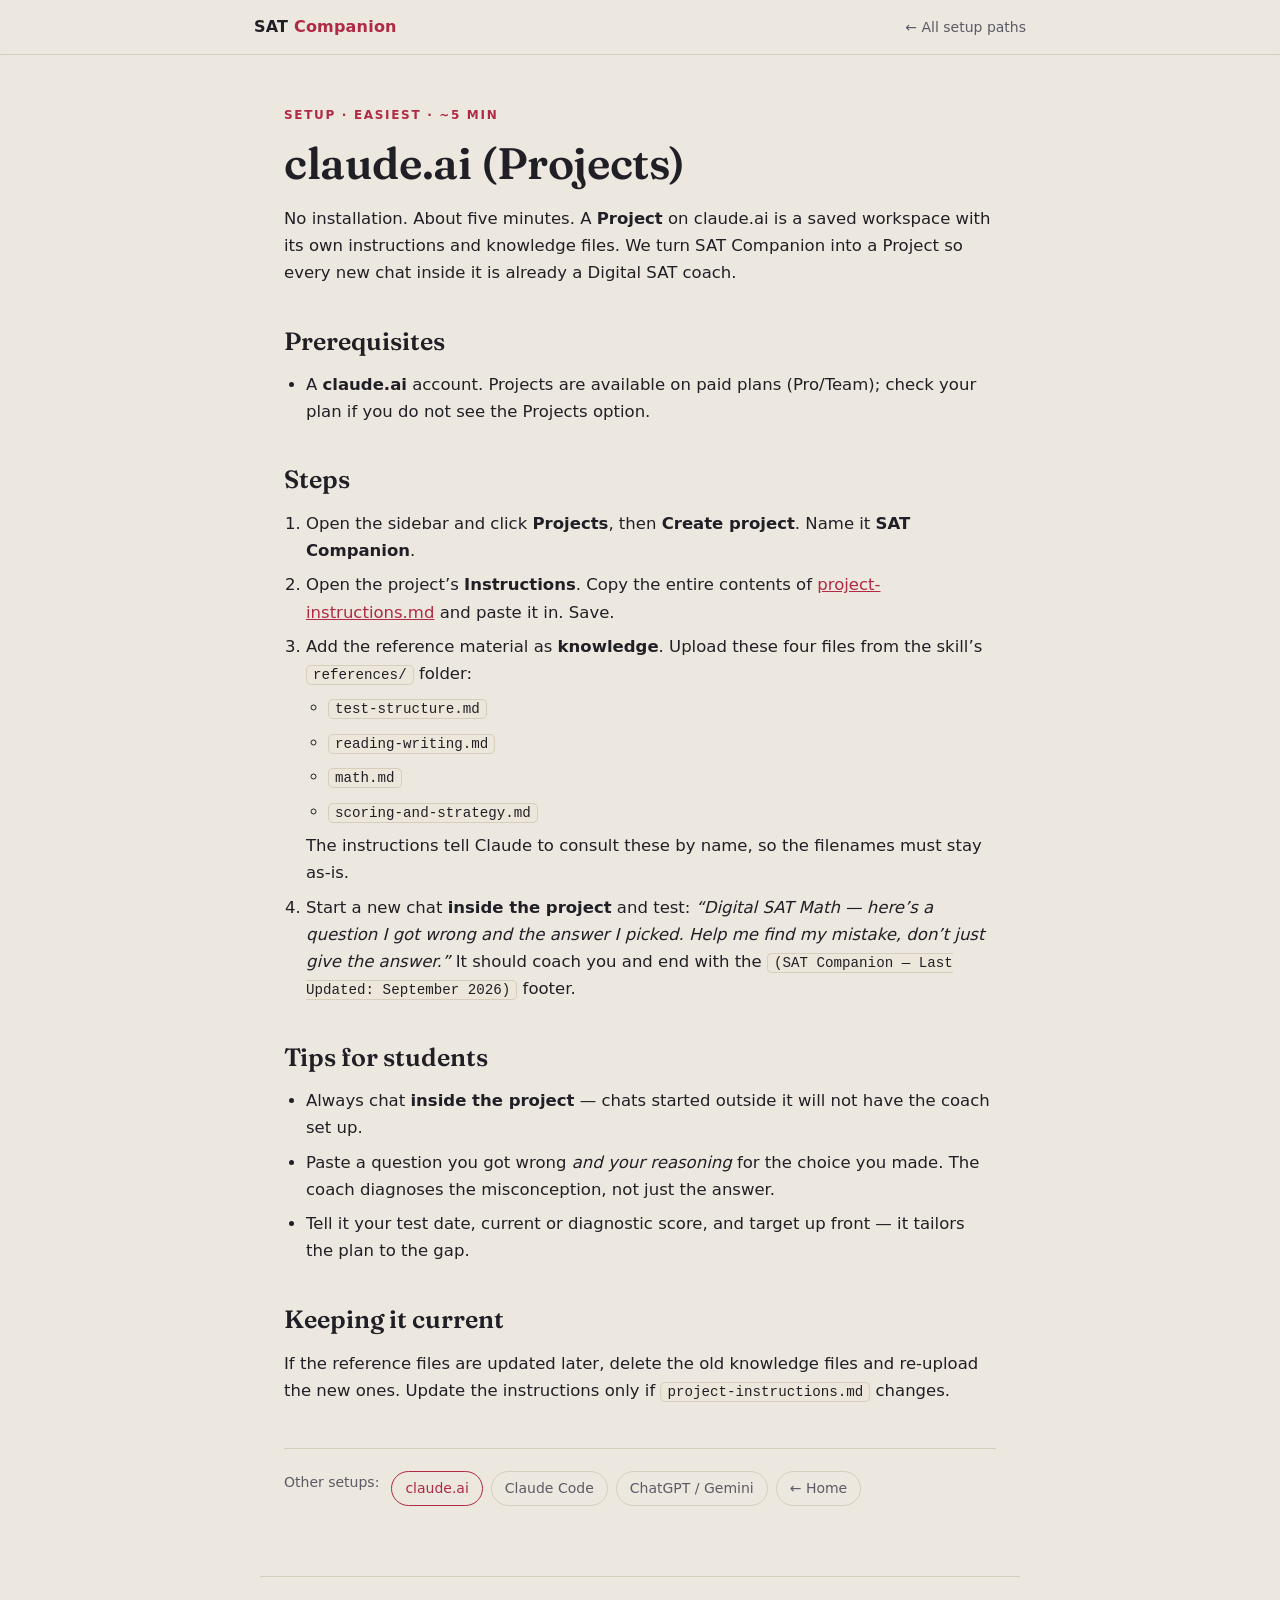
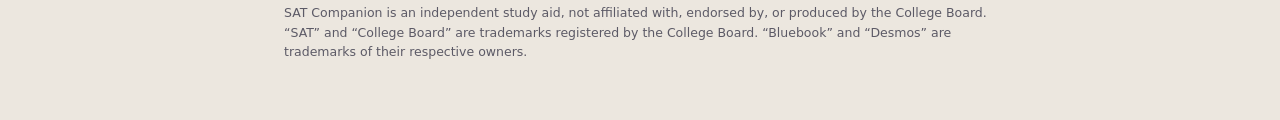
<file: docs/setup-claude.html>
<!doctype html>
<html lang="en">
<head>
<meta charset="utf-8">
<meta name="viewport" content="width=device-width, initial-scale=1">
<title>Setup — claude.ai &middot; SAT Companion</title>
<link rel="stylesheet" href="assets/style.css">
</head>
<body>
<div class="topbar"><div class="wrap">
  <span class="brand">SAT<b> Companion</b></span>
  <a class="back" href="index.html">&larr; All setup paths</a>
</div></div>
<main>
<span class="eyebrow">Setup &middot; Easiest &middot; ~5 min</span>
<h1>claude.ai (Projects)</h1>
<p>No installation. About five minutes. A <strong>Project</strong> on claude.ai is a saved workspace with its own instructions and knowledge files. We turn SAT Companion into a Project so every new chat inside it is already a Digital SAT coach.</p>

<h2>Prerequisites</h2>
<ul><li>A <strong>claude.ai</strong> account. Projects are available on paid plans (Pro/Team); check your plan if you do not see the Projects option.</li></ul>

<h2>Steps</h2>
<ol>
<li>Open the sidebar and click <strong>Projects</strong>, then <strong>Create project</strong>. Name it <strong>SAT Companion</strong>.</li>
<li>Open the project&rsquo;s <strong>Instructions</strong>. Copy the entire contents of <a href="https://github.com/grahamlittle/sat-companion/blob/main/claude-project/project-instructions.md" target="_blank" rel="noopener">project-instructions.md</a> and paste it in. Save.</li>
<li>Add the reference material as <strong>knowledge</strong>. Upload these four files from the skill&rsquo;s <code>references/</code> folder:
  <ul><li><code>test-structure.md</code></li><li><code>reading-writing.md</code></li><li><code>math.md</code></li><li><code>scoring-and-strategy.md</code></li></ul>
  The instructions tell Claude to consult these by name, so the filenames must stay as-is.</li>
<li>Start a new chat <strong>inside the project</strong> and test: <em>&ldquo;Digital SAT Math &mdash; here&rsquo;s a question I got wrong and the answer I picked. Help me find my mistake, don&rsquo;t just give the answer.&rdquo;</em> It should coach you and end with the <code>(SAT Companion &mdash; Last Updated: September 2026)</code> footer.</li>
</ol>

<h2>Tips for students</h2>
<ul>
<li>Always chat <strong>inside the project</strong> &mdash; chats started outside it will not have the coach set up.</li>
<li>Paste a question you got wrong <em>and your reasoning</em> for the choice you made. The coach diagnoses the misconception, not just the answer.</li>
<li>Tell it your test date, current or diagnostic score, and target up front &mdash; it tailors the plan to the gap.</li>
</ul>

<h2>Keeping it current</h2>
<p>If the reference files are updated later, delete the old knowledge files and re-upload the new ones. Update the instructions only if <code>project-instructions.md</code> changes.</p>
<div class="crumbs"><span>Other setups:</span><a href="setup-claude.html" class="here">claude.ai</a><a href="setup-code.html">Claude Code</a><a href="setup-generic.html">ChatGPT / Gemini</a><a href="index.html">&larr; Home</a></div>
</main>
<footer>SAT Companion is an independent study aid, not affiliated with, endorsed by, or produced by the College Board. “SAT” and “College Board” are trademarks registered by the College Board. “Bluebook” and “Desmos” are trademarks of their respective owners.</footer>
</body>
</html>
</file>
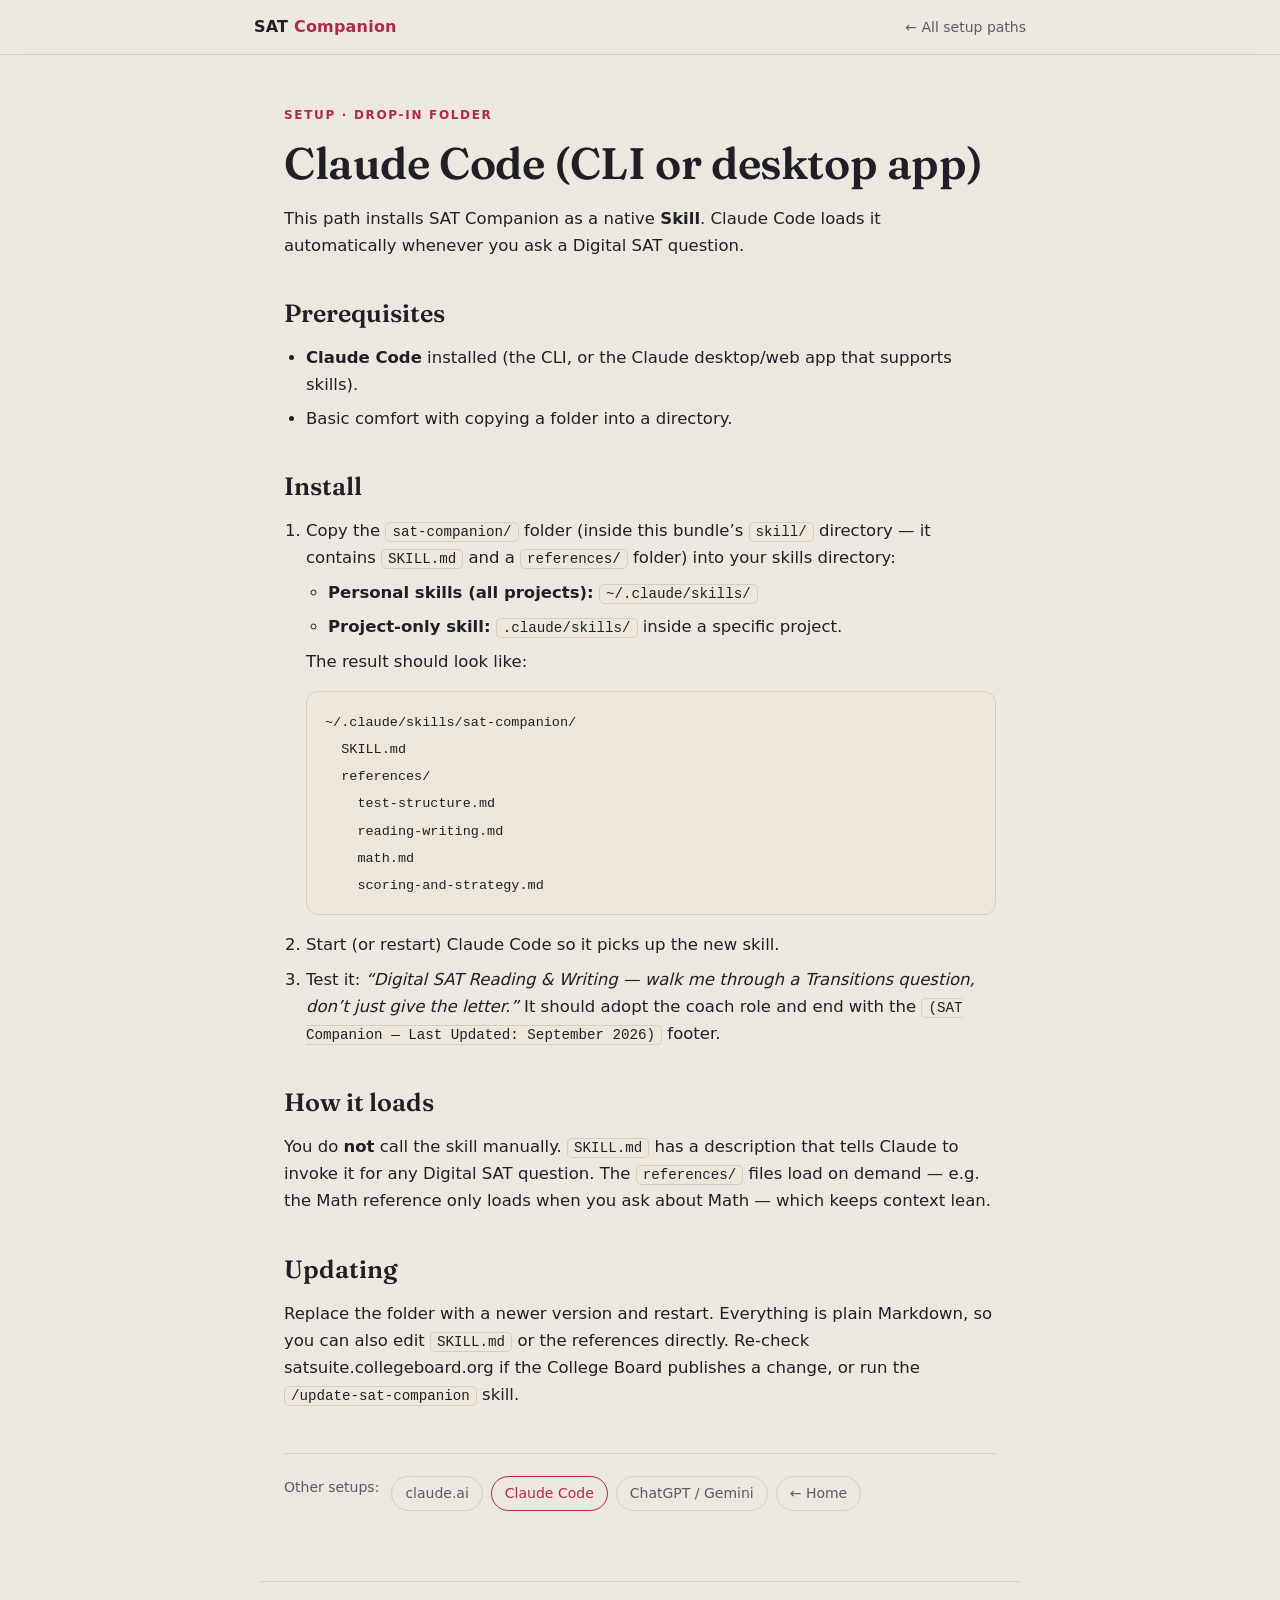
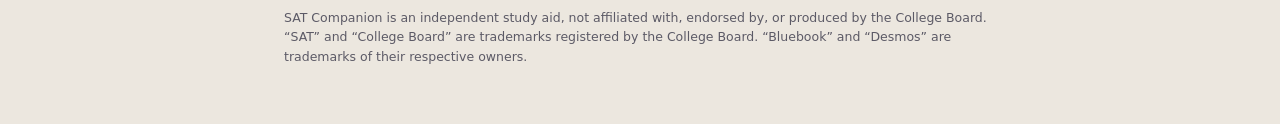
<file: docs/setup-code.html>
<!doctype html>
<html lang="en">
<head>
<meta charset="utf-8">
<meta name="viewport" content="width=device-width, initial-scale=1">
<title>Setup — Claude Code &middot; SAT Companion</title>
<link rel="stylesheet" href="assets/style.css">
</head>
<body>
<div class="topbar"><div class="wrap">
  <span class="brand">SAT<b> Companion</b></span>
  <a class="back" href="index.html">&larr; All setup paths</a>
</div></div>
<main>
<span class="eyebrow">Setup &middot; Drop-in folder</span>
<h1>Claude Code (CLI or desktop app)</h1>
<p>This path installs SAT Companion as a native <strong>Skill</strong>. Claude Code loads it automatically whenever you ask a Digital SAT question.</p>

<h2>Prerequisites</h2>
<ul><li><strong>Claude Code</strong> installed (the CLI, or the Claude desktop/web app that supports skills).</li><li>Basic comfort with copying a folder into a directory.</li></ul>

<h2>Install</h2>
<ol>
<li>Copy the <code>sat-companion/</code> folder (inside this bundle&rsquo;s <code>skill/</code> directory &mdash; it contains <code>SKILL.md</code> and a <code>references/</code> folder) into your skills directory:
  <ul><li><strong>Personal skills (all projects):</strong> <code>~/.claude/skills/</code></li><li><strong>Project-only skill:</strong> <code>.claude/skills/</code> inside a specific project.</li></ul>
  The result should look like:
  <pre><code>~/.claude/skills/sat-companion/
  SKILL.md
  references/
    test-structure.md
    reading-writing.md
    math.md
    scoring-and-strategy.md</code></pre></li>
<li>Start (or restart) Claude Code so it picks up the new skill.</li>
<li>Test it: <em>&ldquo;Digital SAT Reading &amp; Writing &mdash; walk me through a Transitions question, don&rsquo;t just give the letter.&rdquo;</em> It should adopt the coach role and end with the <code>(SAT Companion &mdash; Last Updated: September 2026)</code> footer.</li>
</ol>

<h2>How it loads</h2>
<p>You do <strong>not</strong> call the skill manually. <code>SKILL.md</code> has a description that tells Claude to invoke it for any Digital SAT question. The <code>references/</code> files load on demand &mdash; e.g. the Math reference only loads when you ask about Math &mdash; which keeps context lean.</p>

<h2>Updating</h2>
<p>Replace the folder with a newer version and restart. Everything is plain Markdown, so you can also edit <code>SKILL.md</code> or the references directly. Re-check satsuite.collegeboard.org if the College Board publishes a change, or run the <code>/update-sat-companion</code> skill.</p>
<div class="crumbs"><span>Other setups:</span><a href="setup-claude.html">claude.ai</a><a href="setup-code.html" class="here">Claude Code</a><a href="setup-generic.html">ChatGPT / Gemini</a><a href="index.html">&larr; Home</a></div>
</main>
<footer>SAT Companion is an independent study aid, not affiliated with, endorsed by, or produced by the College Board. “SAT” and “College Board” are trademarks registered by the College Board. “Bluebook” and “Desmos” are trademarks of their respective owners.</footer>
</body>
</html>
</file>
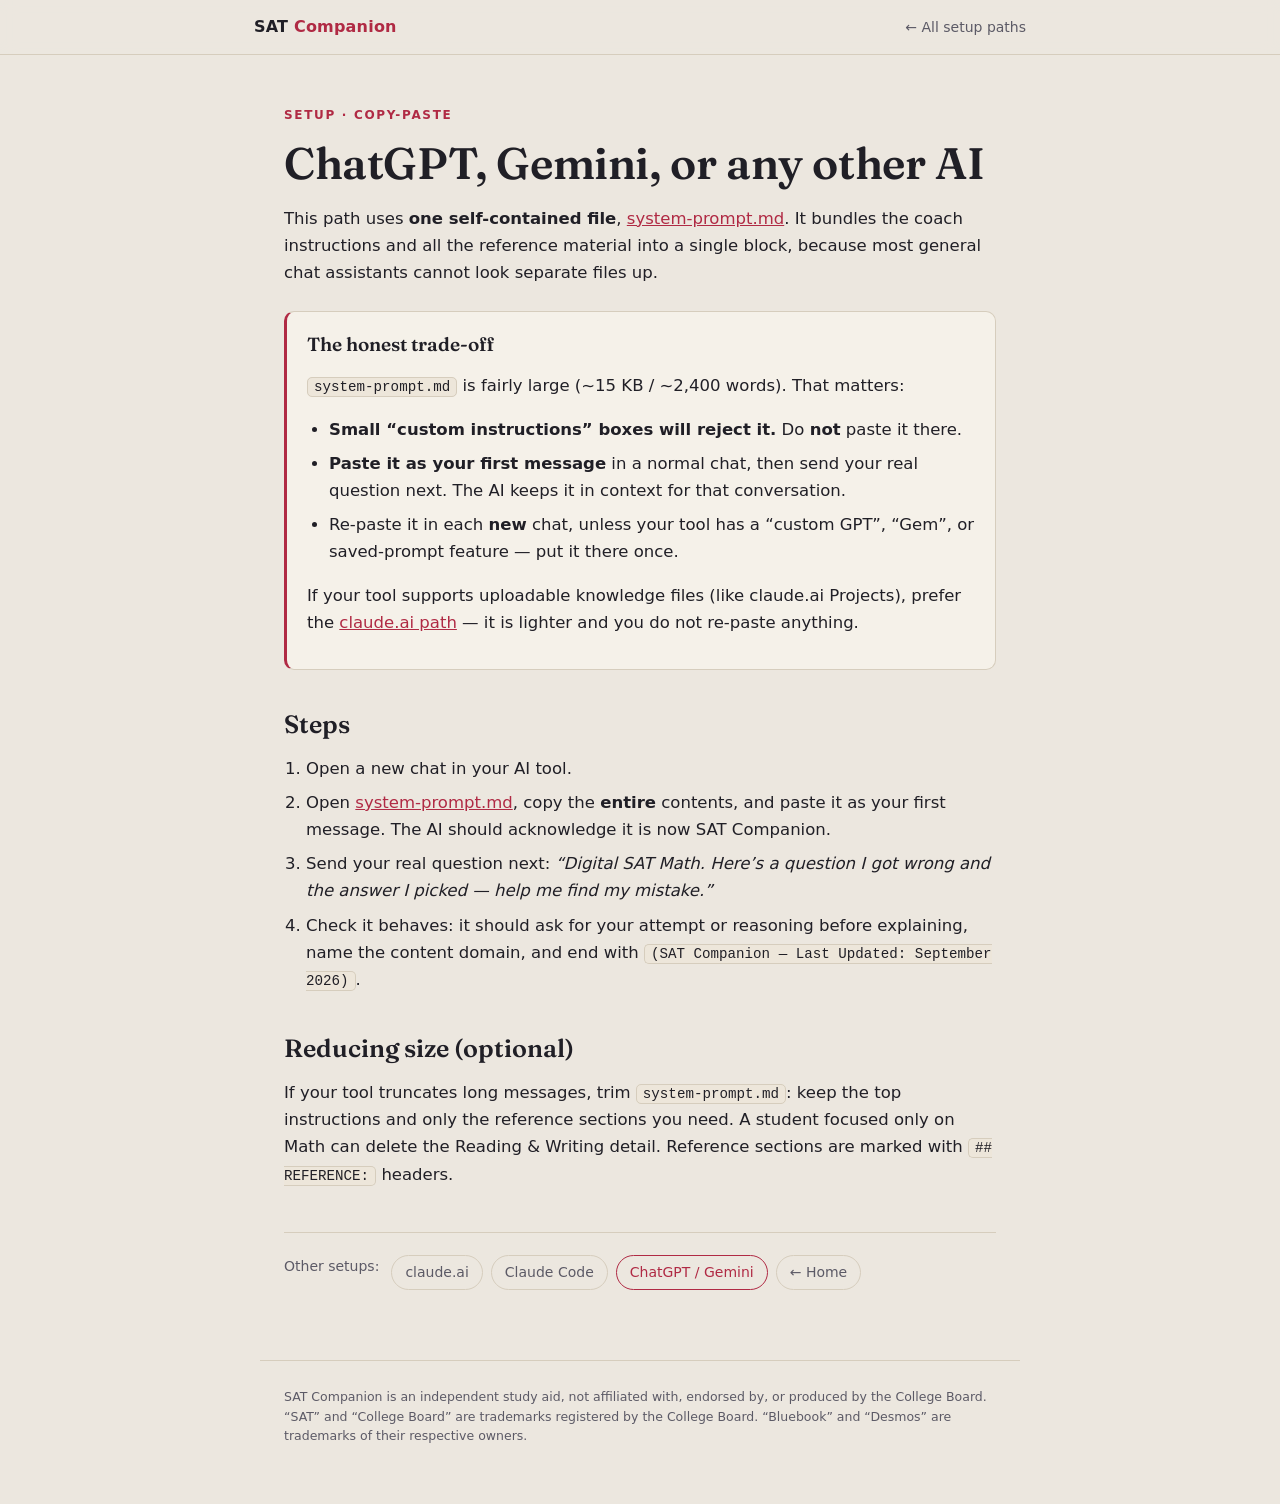
<file: docs/setup-generic.html>
<!doctype html>
<html lang="en">
<head>
<meta charset="utf-8">
<meta name="viewport" content="width=device-width, initial-scale=1">
<title>Setup — ChatGPT, Gemini & others &middot; SAT Companion</title>
<link rel="stylesheet" href="assets/style.css">
</head>
<body>
<div class="topbar"><div class="wrap">
  <span class="brand">SAT<b> Companion</b></span>
  <a class="back" href="index.html">&larr; All setup paths</a>
</div></div>
<main>
<span class="eyebrow">Setup &middot; Copy-paste</span>
<h1>ChatGPT, Gemini, or any other AI</h1>
<p>This path uses <strong>one self-contained file</strong>, <a href="https://github.com/grahamlittle/sat-companion/blob/main/generic/system-prompt.md" target="_blank" rel="noopener">system-prompt.md</a>. It bundles the coach instructions and all the reference material into a single block, because most general chat assistants cannot look separate files up.</p>

<div class="callout">
<h3>The honest trade-off</h3>
<p><code>system-prompt.md</code> is fairly large (~15&nbsp;KB / ~2,400 words). That matters:</p>
<ul>
<li><strong>Small &ldquo;custom instructions&rdquo; boxes will reject it.</strong> Do <strong>not</strong> paste it there.</li>
<li><strong>Paste it as your first message</strong> in a normal chat, then send your real question next. The AI keeps it in context for that conversation.</li>
<li>Re-paste it in each <strong>new</strong> chat, unless your tool has a &ldquo;custom GPT&rdquo;, &ldquo;Gem&rdquo;, or saved-prompt feature &mdash; put it there once.</li>
</ul>
<p>If your tool supports uploadable knowledge files (like claude.ai Projects), prefer the <a href="setup-claude.html">claude.ai path</a> &mdash; it is lighter and you do not re-paste anything.</p>
</div>

<h2>Steps</h2>
<ol>
<li>Open a new chat in your AI tool.</li>
<li>Open <a href="https://github.com/grahamlittle/sat-companion/blob/main/generic/system-prompt.md" target="_blank" rel="noopener">system-prompt.md</a>, copy the <strong>entire</strong> contents, and paste it as your first message. The AI should acknowledge it is now SAT Companion.</li>
<li>Send your real question next: <em>&ldquo;Digital SAT Math. Here&rsquo;s a question I got wrong and the answer I picked &mdash; help me find my mistake.&rdquo;</em></li>
<li>Check it behaves: it should ask for your attempt or reasoning before explaining, name the content domain, and end with <code>(SAT Companion &mdash; Last Updated: September 2026)</code>.</li>
</ol>

<h2>Reducing size (optional)</h2>
<p>If your tool truncates long messages, trim <code>system-prompt.md</code>: keep the top instructions and only the reference sections you need. A student focused only on Math can delete the Reading &amp; Writing detail. Reference sections are marked with <code>## REFERENCE:</code> headers.</p>
<div class="crumbs"><span>Other setups:</span><a href="setup-claude.html">claude.ai</a><a href="setup-code.html">Claude Code</a><a href="setup-generic.html" class="here">ChatGPT / Gemini</a><a href="index.html">&larr; Home</a></div>
</main>
<footer>SAT Companion is an independent study aid, not affiliated with, endorsed by, or produced by the College Board. “SAT” and “College Board” are trademarks registered by the College Board. “Bluebook” and “Desmos” are trademarks of their respective owners.</footer>
</body>
</html>
</file>
<file: docs/assets/style.css>
/* SAT Companion — shared setup-page stylesheet */
@font-face{font-family:'Fraunces';font-weight:600;font-style:normal;font-display:swap;src:url(fonts/fraunces-600.woff2) format('woff2')}
@font-face{font-family:'Fraunces';font-weight:600;font-style:italic;font-display:swap;src:url(fonts/fraunces-600-italic.woff2) format('woff2')}
@font-face{font-family:'Fraunces';font-weight:400;font-style:normal;font-display:swap;src:url(fonts/fraunces-400.woff2) format('woff2')}

:root{
  --bg:#ECE7DF; --fg:#201F26; --fg-soft:#5C5A66; --card:#F5F1E9; --line:#D6CDBD;
  --accent:#B02A44; --accent-fg:#FBF5EF; --code-bg:#EDE6DA;
}
@media (prefers-color-scheme:dark){
  :root{ --bg:#12131A; --fg:#EDEAE2; --fg-soft:#A6A6B2; --card:#1C1F2B; --line:#2E3242;
    --accent:#E4586E; --accent-fg:#12131A; --code-bg:#171923; }
}

*{box-sizing:border-box}
html{scroll-behavior:smooth}
body{margin:0;background:var(--bg);color:var(--fg);
  font-family:system-ui,-apple-system,"Segoe UI",sans-serif;line-height:1.65;
  -webkit-font-smoothing:antialiased}
::selection{background:var(--accent);color:var(--accent-fg)}

.topbar{border-bottom:1px solid var(--line);position:sticky;top:0;z-index:10;
  background:color-mix(in srgb,var(--bg) 86%,transparent);backdrop-filter:blur(8px)}
.topbar .wrap{max-width:820px;margin:0 auto;padding:14px 24px;
  display:flex;justify-content:space-between;align-items:center}
.brand{font-weight:600;letter-spacing:.2px}
.brand b{color:var(--accent);font-weight:600}
.back{color:var(--fg-soft);font-size:14px;text-decoration:none}
.back:hover{color:var(--accent)}

main{max-width:760px;margin:0 auto;padding:46px 24px 70px}
.eyebrow{display:inline-block;text-transform:uppercase;letter-spacing:.14em;font-size:12px;
  color:var(--accent);font-weight:700;margin-bottom:12px}
h1,h2,h3{font-family:'Fraunces',"Iowan Old Style","Palatino Linotype",Palatino,Georgia,serif;
  line-height:1.14;font-weight:600;text-wrap:balance}
h1{font-size:clamp(30px,5vw,44px);margin:0 0 14px;letter-spacing:-.4px}
h2{font-size:25px;margin:40px 0 12px}
h3{font-size:19px;margin:22px 0 8px}
p,li{font-size:16.5px}
a{color:var(--accent)}
a:hover{text-decoration:underline}
strong{font-weight:650}
code{font-family:"SF Mono",ui-monospace,"Cascadia Mono",Menlo,monospace;font-size:.86em;
  background:var(--code-bg);border:1px solid var(--line);border-radius:5px;padding:1px 6px}
pre{background:var(--code-bg);border:1px solid var(--line);border-radius:12px;
  padding:16px 18px;overflow-x:auto;margin:16px 0}
pre code{background:none;border:none;padding:0;font-size:13.5px;line-height:1.5}
ol,ul{padding-left:22px}
li{margin:7px 0}
li ul,li ol{margin:7px 0}
em{font-style:italic}
hr{border:none;border-top:1px solid var(--line);margin:34px 0}

.callout{background:var(--card);border:1px solid var(--line);border-left:3px solid var(--accent);
  border-radius:10px;padding:6px 20px 16px;margin:24px 0}
.callout h3{margin-top:16px}

.crumbs{display:flex;gap:8px;flex-wrap:wrap;margin-top:44px;padding-top:22px;
  border-top:1px solid var(--line);font-size:14px}
.crumbs span{color:var(--fg-soft);margin-right:4px}
.crumbs a{color:var(--fg-soft);text-decoration:none;border:1px solid var(--line);
  border-radius:999px;padding:5px 13px}
.crumbs a:hover{color:var(--accent);border-color:var(--accent);text-decoration:none}
.crumbs a.here{color:var(--accent);border-color:var(--accent)}

footer{max-width:760px;margin:0 auto;padding:26px 24px 60px;border-top:1px solid var(--line);
  color:var(--fg-soft);font-size:12.5px;line-height:1.55}
</file>
